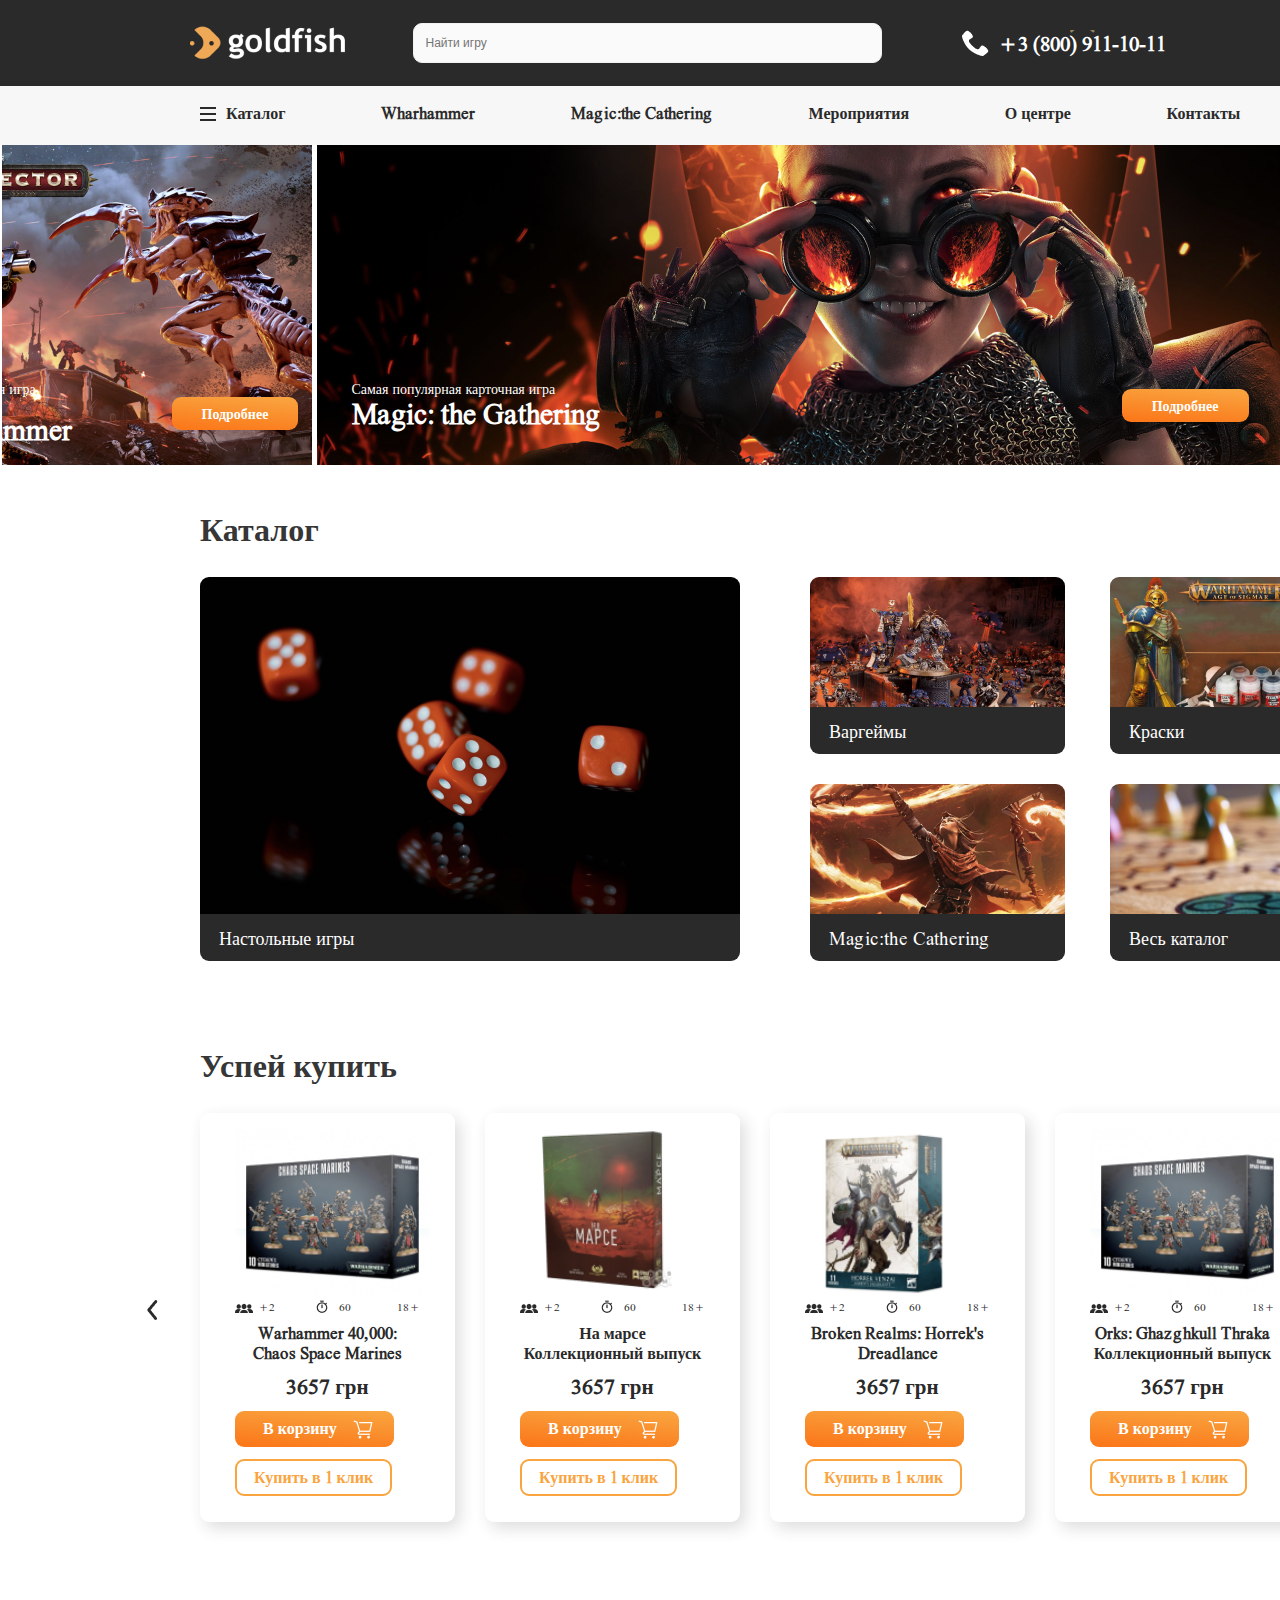
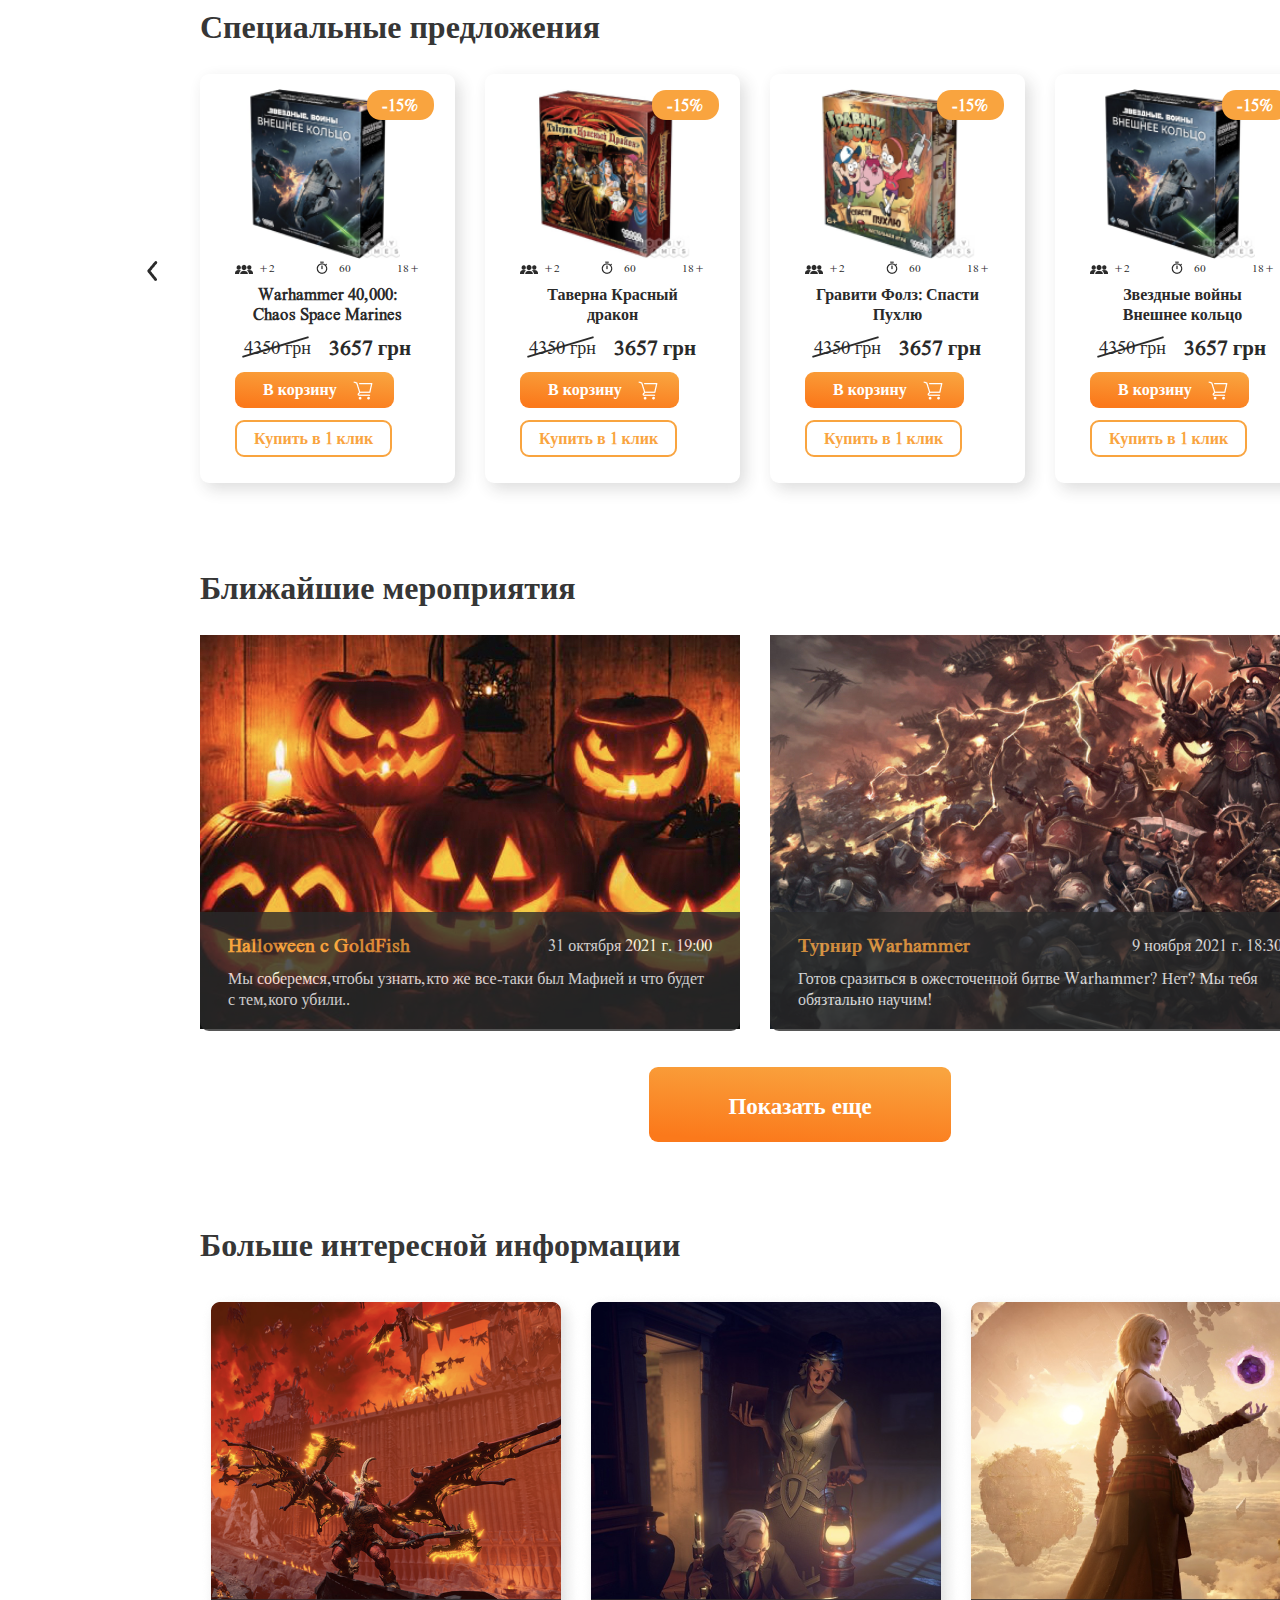
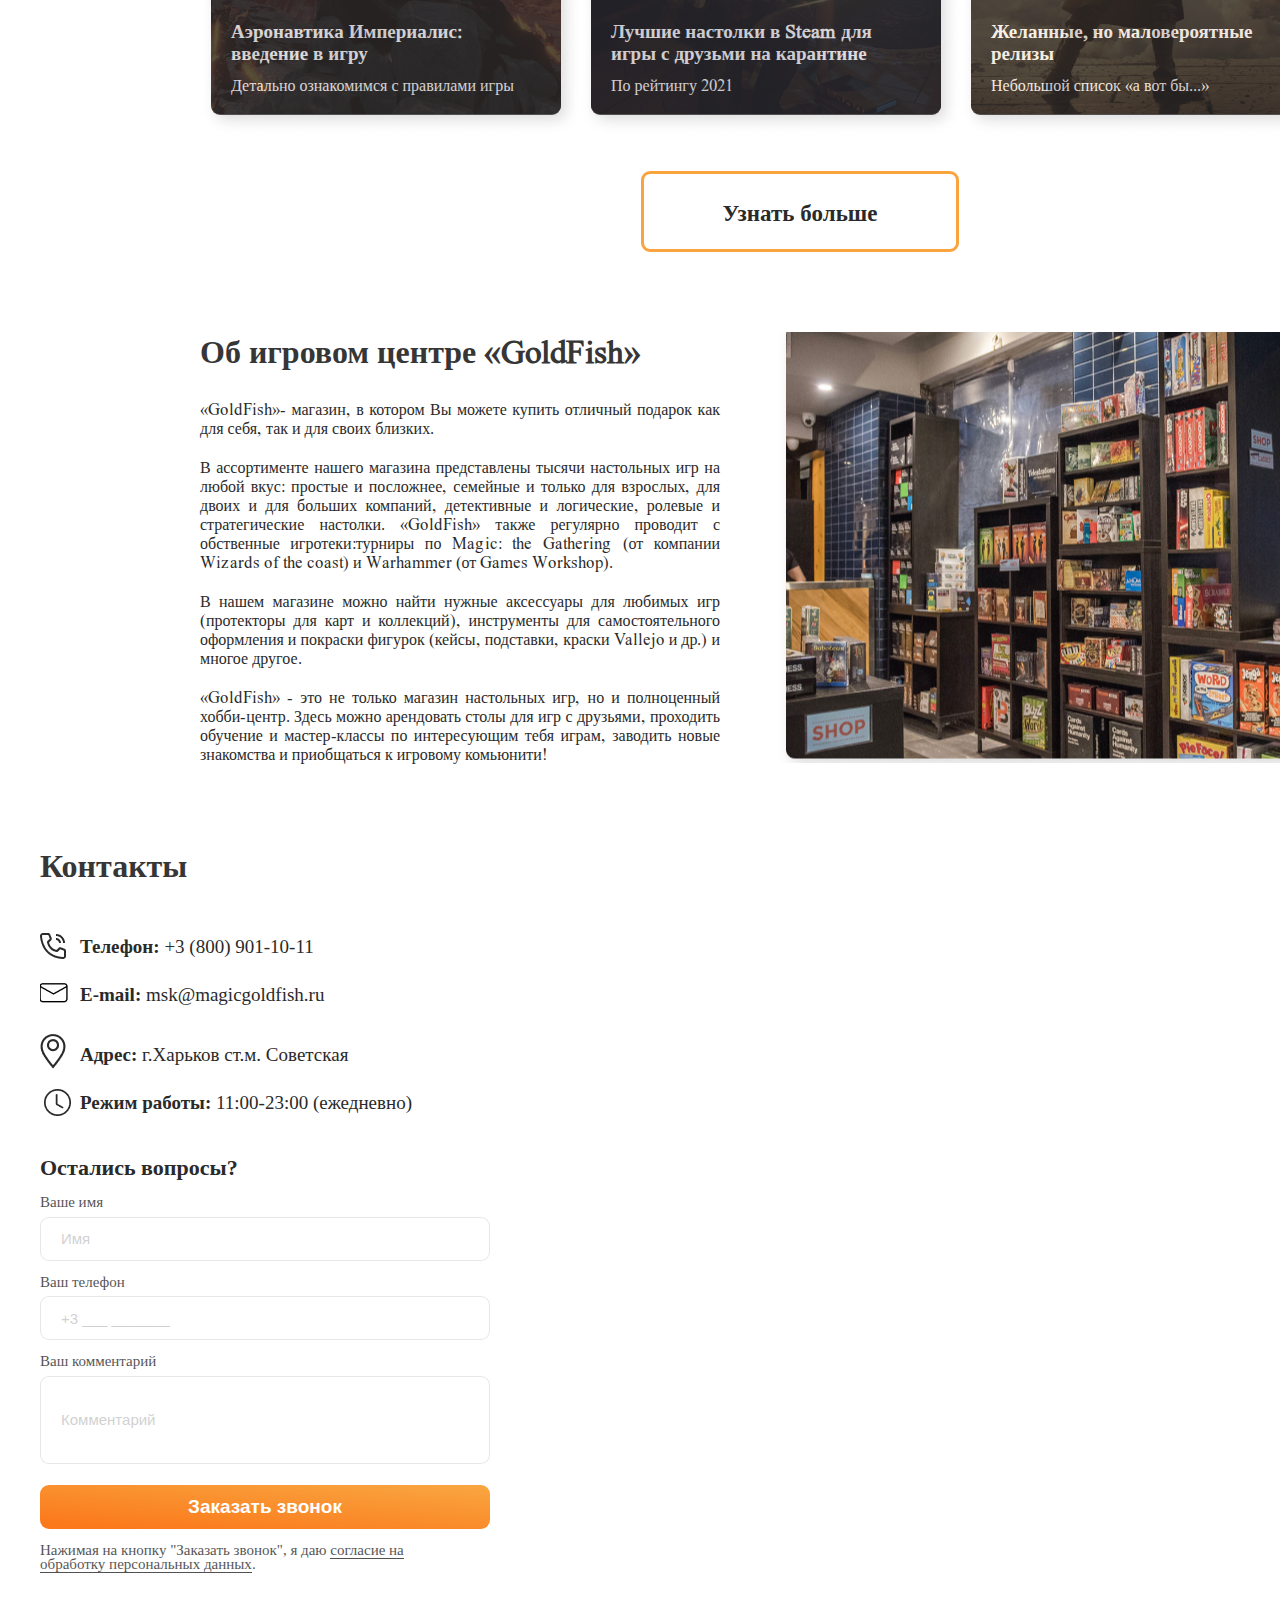
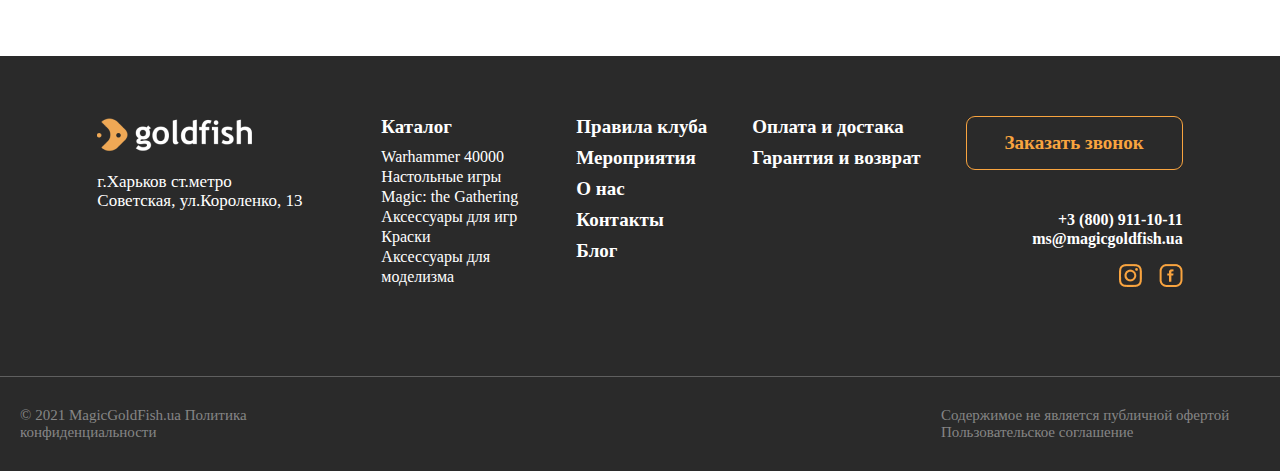
<file: index.html>
<!DOCTYPE html>
<html lang="en">
<head>
    <meta charset="UTF-8">
    <meta http-equiv="X-UA-Compatible" content="IE=edge">
    <meta name="viewport" content="width=device-width, initial-scale=1.0">
    <link rel="stylesheet" href="css/main.css">
    <link rel="preconnect" href="https://fonts.googleapis.com">
    <link rel="preconnect" href="https://fonts.gstatic.com" crossorigin>
    <link href="https://fonts.googleapis.com/css2?family=Nuosu+SIL&display=swap" rel="stylesheet">
    <title>Goldfish</title>
</head>
<body>
    <div class="wrapper">
        <header class="header">
            <div class="header_header">
                <div class="logo">
                    <a href="#" class="logo"><img src="img/logo.png" alt="logo"></a>
                </div>
                <form class="btn_glass" >
                    <input class="glass" type="text" name="find" placeholder="Найти игру">
                </form>
                <div class="tells">
                    <a href="#">+3 (800) 911-10-11</a>
                </div>
                <div class="home">
                    <a href="#" class="user"></a>
                    <a href="#" class="basket"></a>
                </div>
            </div>
            <div class="header_menu">
                <ul class="menu">
                    <li><a class="activ" href="page/main.html">Каталог</a></li>
                    <li><a href="#">Wharhammer</a></li>
                    <li><a href="#">Magic:the Cathering</a></li>
                    <li><a href="#">Мероприятия</a></li>
                    <li><a href="#">О центре</a></li>
                    <li><a href="#">Контакты</a></li>
                    <ul class="internet">
                        <li><a class="inst" href="#"></a></li>
                        <li><a class="fb" href="#"></a></li>
                    </ul>
                </ul>
            </div>
            <div class="header_new">
                <div class="img_new">
                    <img src="img/game_fon.png" alt="">
                    <div class="moreOption">
                        <div class="title titleLeft">
                            <span>Настольная игра варгейм</span>
                            <h3>Warhmmer</h3>
                        </div>
                        <div class="btn_new">
                            <a href="#">Подробнее</a>
                        </div>
                    </div>
                </div>
                <div class="img_new">
                    <img src="img/game_centr.jpg" alt="">
                    <div class="moreOption">
                        <div class="title">
                            <span>Самая популярная карточная игра</span>
                            <h3>Magic: the Gathering</h3>
                        </div>
                        <div class="btn_new">
                            <a href="#">Подробнее</a>
                        </div>
                    </div>
                </div>
                <div class="img_new">
                    <img src="img/game_left.jpg" alt="">
                   <div class="moreOption">
                    <div class="title">
                        <span>Попробуй игры разных жанров</span>
                        <h3>Весь католог </h3>
                    </div>
                   </div>
                </div>
            </div>
        </header>
        <div class="content">
            <h2>Каталог</h2>
            <div class="catalog_content">
                <div class="game">
                    <img src="img/image1.jpg" alt="">
                    <a href="#">Настольные игры</a>
                </div>
                <div class="colecthin">
                    <div class="colecthin_img">
                        <img src="img/pasha-statkevich.jpg" alt="">
                        <a href="#">Варгеймы</a>
                    </div>
                    <div class="colecthin_img">
                        <img src="img/image2.jpg" alt="">
                        <a href="#">Краски</a>
                    </div>
                    <div class="colecthin_img">
                        <img src="img/image3.jpg" alt="">
                        <a href="#">Magic:the Cathering</a>
                    </div>
                    <div class="colecthin_img">
                        <img src="img/image4.jpg" alt="">
                        <a href="#">Весь каталог</a>
                    </div>
                </div>
            </div>
           <div class="conten_gallery">
                <h2>Успей купить</h2>
                <div class="gallary_item">
                    <div class="game_gall">
                        <img src="img/foto1.png" alt="">
                        <div class="itemAbout">
                            <div class="about">
                                <span>+2</span>
                                <span>60</span>
                                <span>18+</span>
                            </div>
                            <h4>Warhammer 40,000: Chaos Space Marines</h4>
                            <span class="price">3657 грн</span>
                            <div class="btn_im_cash">
                                <a class="by" href="#">В корзину</a>
                            </div> 
                            <div class="btn_now">
                                <a href="#">Купить в 1 клик</a>
                            </div>
                        </div>
                    </div>
                    <div class="game_gall">
                        <img src="img/foto2.png" alt="">
                        <div class="itemAbout">
                            <div class="about">
                                <span>+2</span>
                                <span>60</span>
                                <span>18+</span>
                            </div>
                            <h4>На марсе Коллекционный выпуск</h4>
                            <span class="price">3657 грн</span>
                            <div class="btn_im_cash">
                                <a class="by" href="#">В корзину</a>
                            </div>
                            <div class="btn_now">
                                <a  href="#">Купить в 1 клик</a>
                            </div>
                        </div>
                    </div>
                    <div class="game_gall">
                        <img src="img/foto3.png" alt="">
                        <div class="itemAbout">
                            <div class="about">
                                <span>+2</span>
                                <span>60</span>
                                <span>18+</span>
                            </div>
                            <h4>Broken Realms: Horrek's Dreadlance</h4>
                            <span class="price">3657 грн</span>
                            <div class="btn_im_cash">
                                <a class="by" href="#">В корзину</a>
                            </div>
                            <div class="btn_now">
                                <a  href="#">Купить в 1 клик</a>
                            </div>
                        </div>
                    </div>
                    <div class="game_gall">
                        <img src="img/foto1.png" alt="">
                        <div class="itemAbout">
                            <div class="about">
                                <span>+2</span>
                                <span>60</span>
                                <span>18+</span>
                            </div>
                            <h4>Orks: Ghazghkull Thraka Коллекционный выпуск</h4>
                            <span class="price">3657 грн</span>
                            <div class="btn_im_cash">
                                <a class="by" href="#">В корзину</a>
                            </div>
                            <div class="btn_now">
                                <a  href="#">Купить в 1 клик</a>
                            </div>
                        </div>
                    </div>
                </div>
            </div>
            <div class="content_sale">
                <h2>Специальные предложения</h2>
                <div class="gallery_item ">
                    <div class="games game_gall">
                        <img src="img/foto5.png" alt="">
                        <div class="itemAbout">
                            <div class="about">
                                <span>+2</span>
                                <span>60</span>
                                <span>18+</span>
                            </div>
                            <h4>Warhammer 40,000: Chaos Space Marines</h4>
                            <div class="box_price">
                                <span class="old_prise">4350 грн</span>
                                <span class=" new_prise price">3657 грн</span>
                            </div>
                            <div class="btn_im_cash">
                                <a class="by" href="#">В корзину</a>
                            </div>
                            <div class="btn_now">
                                <a href="#">Купить в 1 клик</a>
                            </div>
                        </div>
                    </div>
                        <div class="games game_gall">
                            <img src="img/foto4.png" alt="">
                            <div class="itemAbout">
                                <div class="about">
                                    <span>+2</span>
                                    <span>60</span>
                                    <span>18+</span>
                                </div>
                                <h4>Таверна Красный дракон</h4>
                                <div class="box_price">
                                    <span class="old_prise">4350 грн</span>
                                    <span class="new_prise price">3657 грн</span>
                                </div>
                                <div class="btn_im_cash">
                                    <a class="by" href="#">В корзину</a>
                                </div>
                                <div class="btn_now">
                                    <a  href="#">Купить в 1 клик</a>
                                </div>
                            </div>
                        </div>
                        <div class="games game_gall">
                            <img src="img/foto6.png" alt="">
                            <div class="itemAbout">
                                <div class="about">
                                    <span>+2</span>
                                    <span>60</span>
                                    <span>18+</span>
                                </div>
                                <h4>Гравити Фолз: Спасти Пухлю</h4>
                                <div class="box_price">
                                    <span class="old_prise">4350 грн</span>
                                    <span class="new_prise price">3657 грн</span>
                                </div>
                                <div class="btn_im_cash">
                                    <a class="by" href="#">В корзину</a>
                                </div>
                                <div class="btn_now">
                                    <a  href="#">Купить в 1 клик</a>
                                </div>
                            </div>
                        </div>
                            <div class="games game_gall">
                                <img src="img/foto5.png" alt="">
                                <div class="itemAbout">
                                    <div class="about">
                                        <span>+2</span>
                                        <span>60</span>
                                        <span>18+</span>
                                    </div>
                                    <h4>Звездные войны Внешнее кольцо</h4>
                                    <div class="box_price">
                                        <span class="old_prise">4350 грн</span>
                                        <span class="new_prise price">3657 грн</span>
                                    </div>
                                    <div class="btn_im_cash">
                                        <a class="by" href="#">В корзину</a>
                                    </div>
                                    <div class="btn_now">
                                        <a  href="#">Купить в 1 клик</a>
                                    </div>
                                </div>
                            </div>
                        </div>
                </div>
            </div>
            <div class="content_new">
                <h2>Ближайшие мероприятия</h2>
                <div class="content_newSecthion">
                    <div class="new">
                        <img src="img/helloween.jpg" alt="">
                        <div class="newInfo">
                            <h5>Halloween c GoldFish</h5>
                            <span class="date">31 октября 2021 г. 19:00</span>
                            <p>Мы соберемся,чтобы узнать,кто же все-таки был Мафией и что будет с тем,кого убили..</p>
                        </div>
                    </div>
                    <div class="new">
                        <img src="img/game.jpg" alt="">
                        <div class="newInfo">
                            <h5>Турнир Warhammer</h5>
                            <span class="date">9 ноября 2021 г. 18:30</span>
                            <p>Готов сразиться в ожесточенной битве Warhammer? Нет? Мы тебя обязтально научим!</p>
                        </div>
                    </div>
                </div>
                <div class="btn_more">
                    <a href="#" class="more">Показать еще</a>
                </div>
            </div>
            <div class="content_info">
                <h2>Больше интересной информации</h2>
                <div class="content_info_game">
                    <div class="info_game">
                        <img src="img/Mask Group.png" alt="">
                        <div class="info_gameAboute">
                            <h5>Аэронавтика Империалис: 
                                введение в игру</h5>
                            <span class="info">Детально ознакомимся с правилами игры </span>
                        </div>
                    </div>
                    <div class="info_game">
                        <img src="img/Mask Group1.png" alt="">
                        <div class="info_gameAboute">
                            <h5>Лучшие настолки в Steam для 
                                игры с друзьми на карантине</h5>
                            <span class="info">По рейтингу 2021</span>
                        </div>
                    </div>
                    <div class="info_game">
                        <img src="img/Mask Group2.png" alt="">
                        <div class="info_gameAboute">
                            <h5>Желанные, но маловероятные 
                                релизы </h5>
                            <span class="info">Небольшой список «а вот бы...» </span>
                        </div>
                    </div>
                </div>
                <div class="btn_info btn_more" >
                    <a href="#" class="info_more more">Узнать больше</a>
                </div>
            </div>
            <div class="goldFish">
                <div class="goldFishContent">
                    <h2>Об игровом центре «GoldFish»  </h2>
                    <p>«GoldFish»- магазин, в котором Вы можете купить отличный подарок как для себя, так и для своих близких.</p>
                    <p>В ассортименте нашего магазина представлены тысячи настольных игр на любой вкус: простые и посложнее, семейные и только для взрослых, для двоих и для больших компаний, детективные и логические, ролевые и стратегические настолки. «GoldFish» также регулярно проводит с обственные игротеки:турниры по Magic: the Gathering (от компании Wizards of the coast) и Warhammer (от Games Workshop).</p>
                    <p>В нашем магазине можно найти нужные аксессуары для любимых игр (протекторы для карт и коллекций), инструменты для самостоятельного оформления и покраски фигурок (кейсы, подставки, краски Vallejo и др.) и многое другое.</p>
                    <p>«GoldFish» - это не только магазин настольных игр, но и полноценный хобби-центр. Здесь можно арендовать столы для игр с друзьями, проходить обучение и мастер-классы по интересующим тебя играм, заводить новые знакомства и приобщаться к игровому комьюнити!</p>
                </div>
            </div>
        </div>
        <div class="content_contact">
            <div class="content_contac_info">
                <h2>Контакты</h2>
                <ul class="contact_info_menu">
                    <li><a class="tell info_contact" href="#"><span>Телефон:</span> +3 (800) 901-10-11</a></li>
                    <li><a  class="email info_contact" href="#"><span>E-mail:</span> msk@magicgoldfish.ru</a></li>
                    <li><a class="adres info_contact" href="#"><span>Адрес:</span> г.Харьков ст.м. Советская</a></li>
                    <li><a class="time info_contact" href="#" ><span>Режим работы:</span> 11:00-23:00 (ежедневно)</a></li>
                </ul>
                <span class="question">Остались вопросы?</span>
                <form action="#" class="blank">
                    <p class="name_blank">Ваше имя</p>
                    <input type="text" name="name" placeholder="Имя" required>
                    <p class="name_blank">Ваш телефон</p>
                    <input type="tel" name="phone" placeholder="+3 ___ _______" required>
                    <p class="name_blank">Ваш комментарий</p>
                    <input class="text_input" name="text" type="text" placeholder="Комментарий" required>
                    <button class="tabs" type="submit">Заказать звонок</button>
                </form>
                <p>Нажимая на кнопку "Заказать звонок", я даю <a href="#">согласие на обработку персональных данных</a>.</p>
            </div>
            <div class="map">
                <iframe src="https://www.google.com/maps/embed?pb=!1m18!1m12!1m3!1d2565.0802076316254!2d36.23644991719668!3d49.991105681140866!2m3!1f0!2f0!3f0!3m2!1i1024!2i768!4f13.1!3m3!1m2!1s0x4127a0f21f398e03%3A0x20b67ea5f2fa871c!2z0LLRg9C70LjRhtGPINCa0L7RgNC-0LvQtdC90LrQsCwgMTMsINCl0LDRgNC60ZbQsiwg0KXQsNGA0LrRltCy0YHRjNC60LAg0L7QsdC70LDRgdGC0YwsINCj0LrRgNCw0LjQvdCwLCA2MTAwMA!5e0!3m2!1sru!2snl!4v1655289836922!5m2!1sru!2snl" width="600" height="450" style="border:0;" allowfullscreen="" loading="lazy" referrerpolicy="no-referrer-when-downgrade"></iframe>
            </div>
        </div>
        <div class="footer">
            <div class="footer_logo">
                <a href="#"><img src="img/logo.png" alt="logo"></a>
                <span class="footer_adres">г.Харьков ст.метро Советская, ул.Короленко, 13</span>
            </div>
            <div class="footer_menu">
                <div class="catalog_footer">
                    <ul>
                        <li><a class="icon_footer" href="#">Каталог</a></li>
                        <li><a class="par" href="#"> Warhammer 40000</a></li>
                        <li><a class="par" href="#">Настольные игры Magic: the Gathering</a></li>
                        <li><a class="par" href="#">Аксессуары для игр Краски</a></li>
                        <li><a class="par" href="#">Аксессуары для моделизма</a></li>
                    </ul>
                </div>
                <div class="info_footer">
                    <ul>
                        <li><a class="icon_footer" href="#">Правила клуба</a></li>
                        <li><a class="icon_footer" href="#">Мероприятия</a></li>
                        <li><a class="icon_footer" href="#">О нас</a></li>
                        <li><a class="icon_footer" href="#">Контакты</a></li>
                        <li><a class="icon_footer" href="#">Блог</a></li>
                    </ul>
                </div>
                <div class="fromBy_footer">
                    <ul>
                        <li><a class="icon_footer" href="#">Оплата и достака</a></li>
                        <li><a class="icon_footer" href="#">Гарантия и возврат</a></li>
                    </ul>
                </div>
                <div class="footer_bаeedback">
                    <div class="btn_cell">
                        <a href="#" class="cell_me">Заказать звонок</a>
                    </div>
                    <a href="#" class="tel">+3 (800) 911-10-11</a>
                    <a href="#" class="emaile_back">ms@magicgoldfish.ua</a>
                    <ul class="internet site">
                        <li><a class="inst" href="#"></a></li>
                        <li><a class="fb" href="#"></a></li>
                    </ul>
                </div>
            </div>
        </div>
        <footer>
            <p>© 2021 MagicGoldFish.ua Политика конфиденциальности</p>
            <p>Содержимое не является публичной офертой Пользовательское соглашение</p>
        </footer>
    </div>
</body>
</html>
</file>
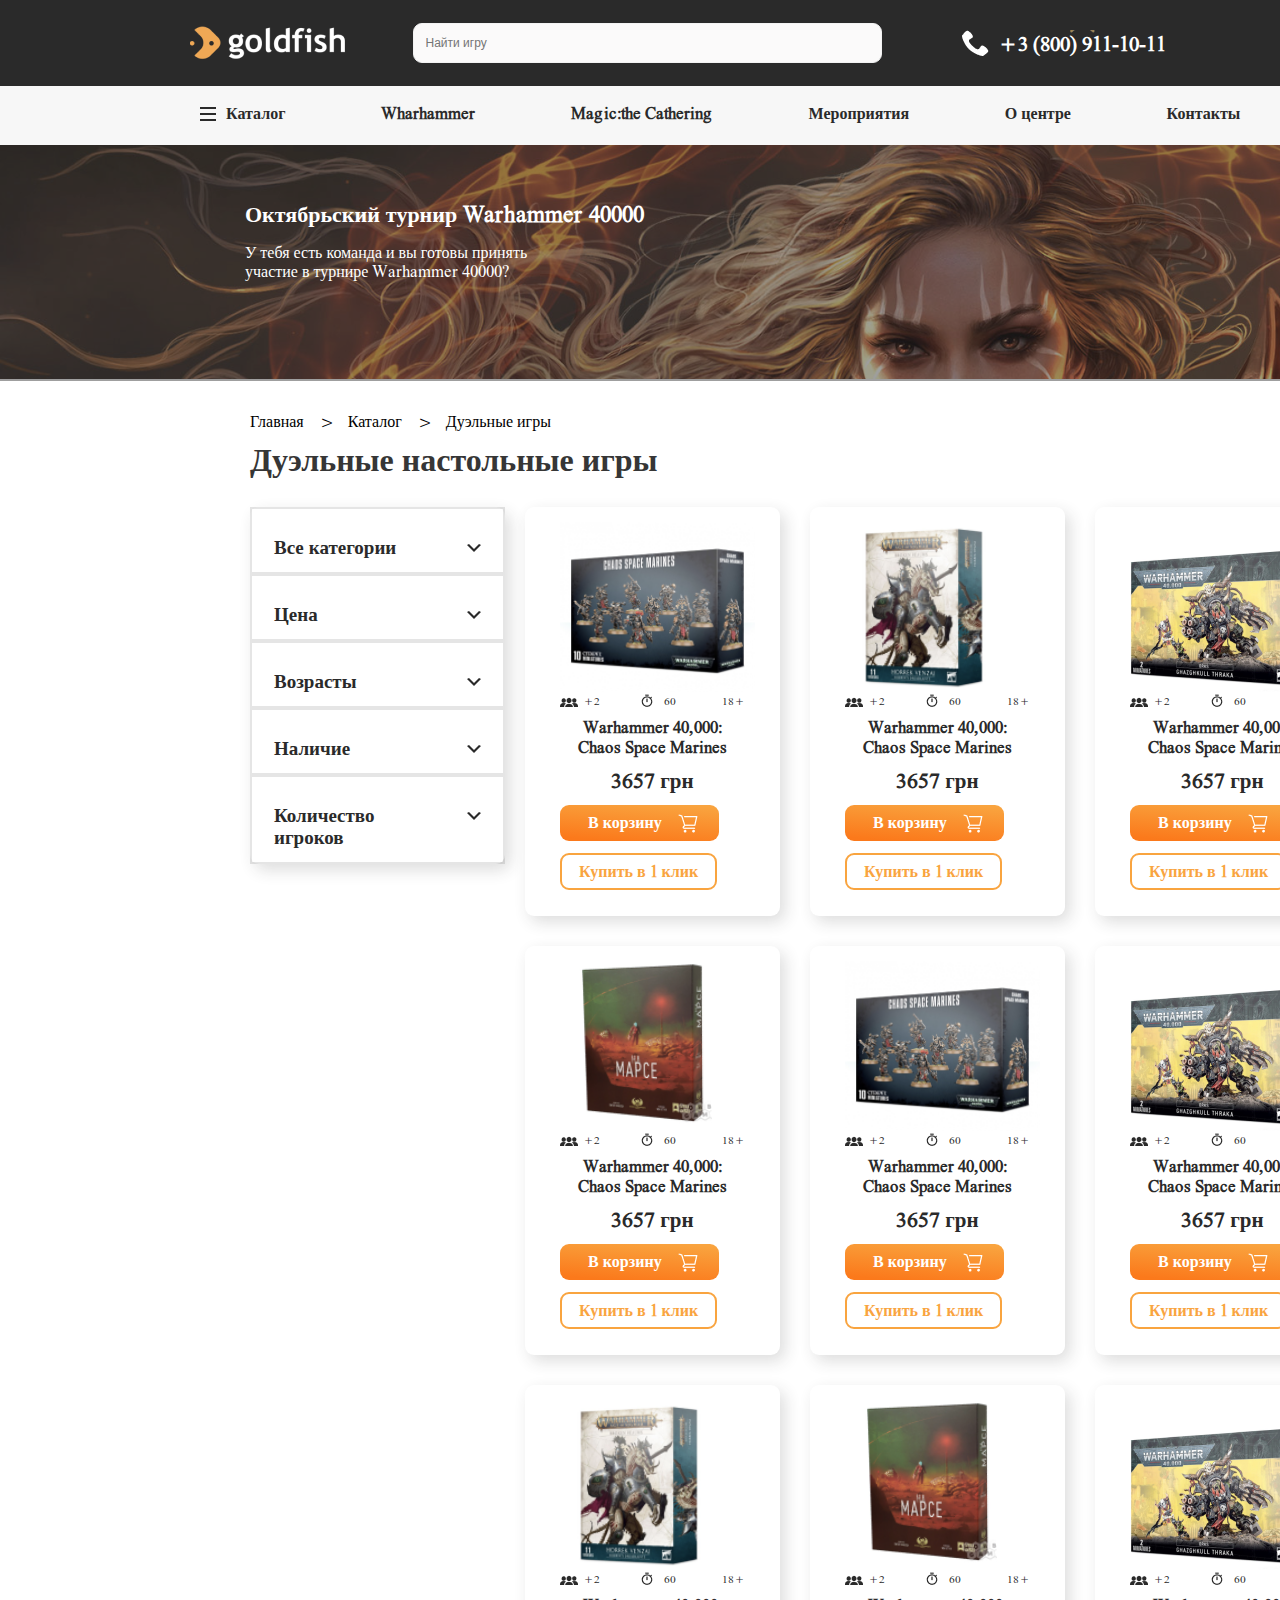
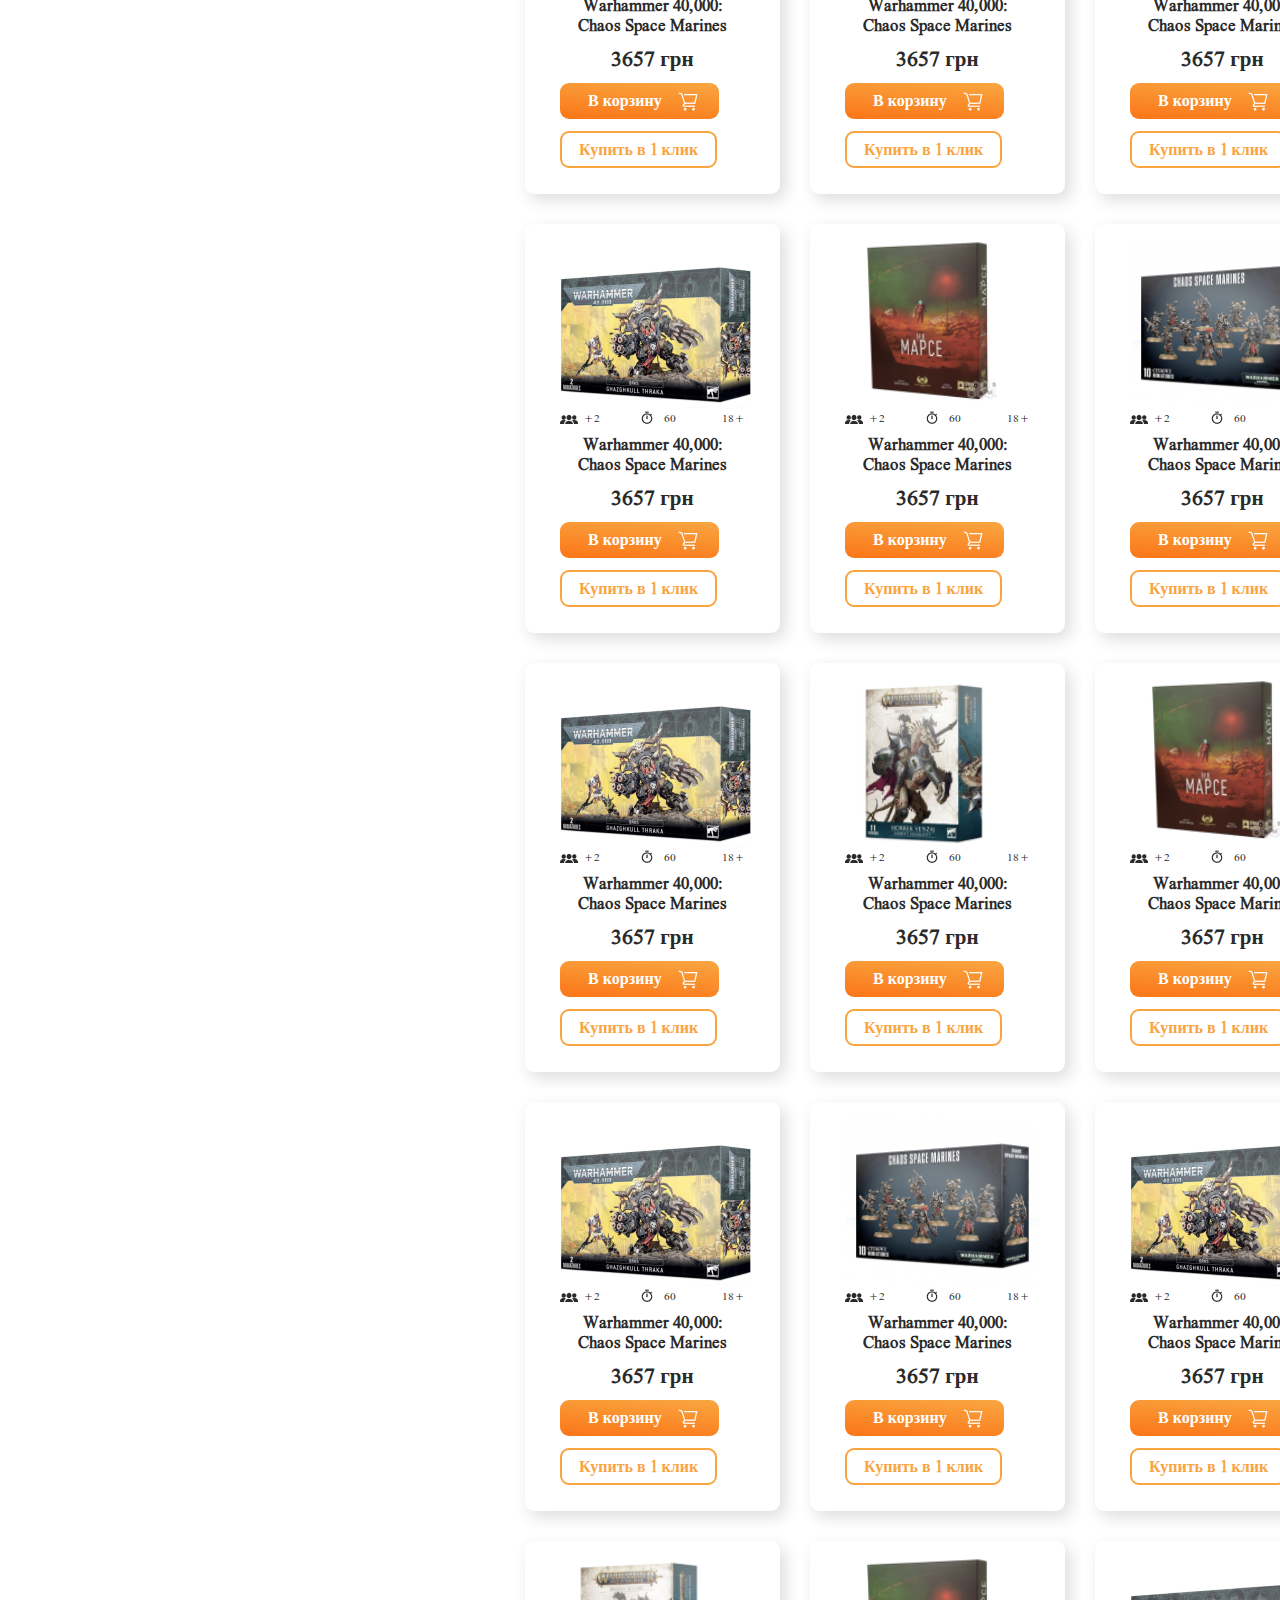
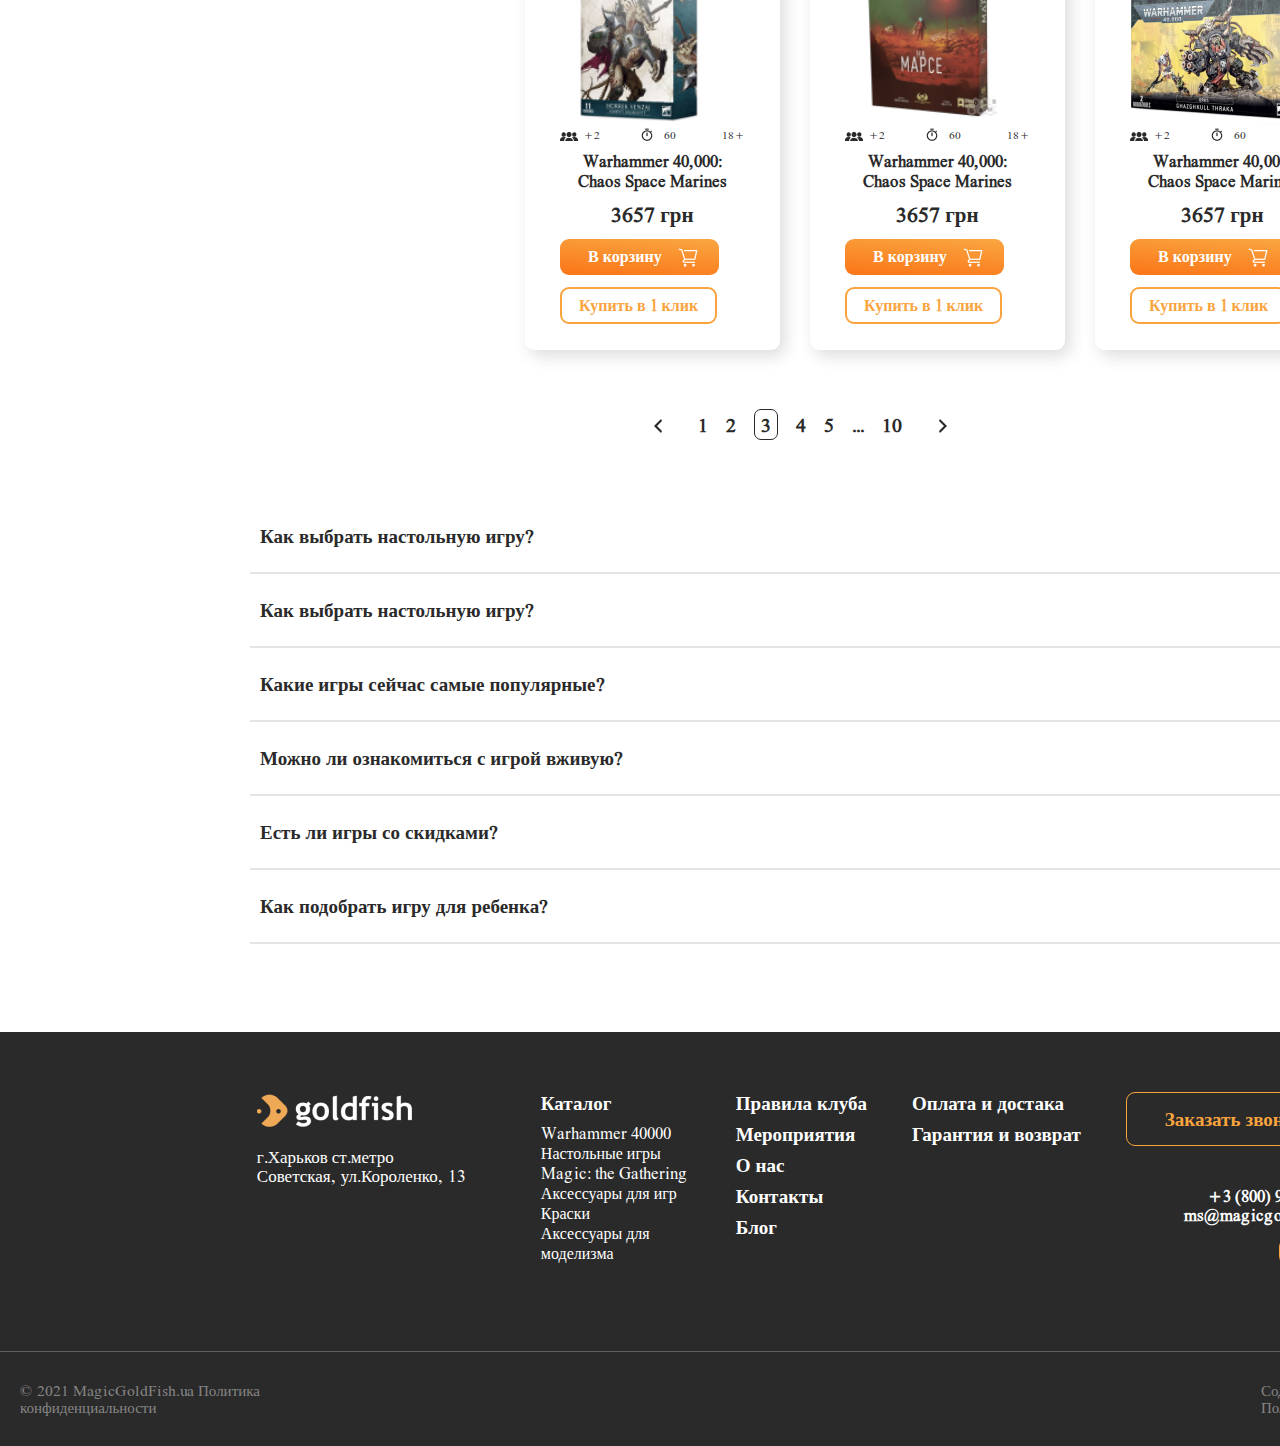
<file: page/main.html>
<!DOCTYPE html>
<html lang="en">
<head>
    <meta charset="UTF-8">
    <meta http-equiv="X-UA-Compatible" content="IE=edge">
    <meta name="viewport" content="width=device-width, initial-scale=1.0">
    <link rel="stylesheet" href="../css/main.css">
    <link rel="preconnect" href="https://fonts.googleapis.com">
    <link rel="preconnect" href="https://fonts.gstatic.com" crossorigin>
    <link href="https://fonts.googleapis.com/css2?family=Nuosu+SIL&display=swap" rel="stylesheet">
    <link rel="shortcut icon" href="href="logoo.png">
    <title>Каталог</title>
</head>
<body>
    <div class="wrapper">
        <header class="header">
            <div class="header_header">
                <div class="logo">
                    <a href="#" class="logo"><img src="../img/logo.png" alt="logo"></a>
                </div>
                <form class="btn_glass" >
                    <input class="glass" type="text" name="find" placeholder="Найти игру">
                </form>
                <div class="tells">
                    <a href="#">+3 (800) 911-10-11</a>
                </div>
                <div class="home">
                    <a href="#" class="user"></a>
                    <a href="#" class="basket"></a>
                </div>
            </div>
            <div class="header_menu">
                <ul class="menu">
                    <li><a class="activ" href="#">Каталог</a></li>
                    <li><a href="#">Wharhammer</a></li>
                    <li><a href="#">Magic:the Cathering</a></li>
                    <li><a href="#">Мероприятия</a></li>
                    <li><a href="#">О центре</a></li>
                    <li><a href="#">Контакты</a></li>
                    <ul class="internet">
                        <li><a class="inst" href="#"></a></li>
                        <li><a class="fb" href="#"></a></li>
                    </ul>
                </ul>
            </div>
        </header>
        <div id="captioned-gallery">
            <div class="carusel">
                <img src="" alt="game fon">
                <div class="carusel_text">
                    <h3 class="carusel_mane">Октябрьский турнир Warhammer 40000</h3>
                    <p class="carusel_about">У тебя есть команда и вы готовы принять 
                        участие в турнире Warhammer 40000?  </p>
                </div>
            </div>
        </div>
        <div class="content_naw">
            <div class="nawigator">
                <ul class="nawigatorMenu">
                    <li><a href="#"> Главная <span>&gt;</span></a></li>
                    <li><a href="#"> Каталог <span>&gt;</span></a></li>
                    <li><a class="nawigatorMenu_activ" href="#"> Дуэльные игры</a></li>
                </ul>
                <h2>Дуэльные настольные игры</h2>
            </div>
            <div class="content_page">
                <div class="left_siteBar">
                    <div class="menu_siteBar">
                        <div class="menu_list"><a class=" menu_sub" href="#" >Все категории</a>
                            <ul id="category">
                                <li class="subCategory"  >
                                    <li class="menu_list_item"><a class="menu_punct active"  href="#">Настольные игры</a>
                                    <ul class="desktop_item">
                                        <li><a href="#"> Вечериночные игры </a></li>
                                        <li><a href="#"> Детективные игры </a></li>
                                        <li><a href="#"> Детские игры </a></li>
                                        <li><a href="#"> Дуэльные игры </a></li>
                                        <li><a href="#"> Карточные игры </a></li>
                                        <li><a href="#"> Классические игры </a></li>
                                        <li><a href="#"> Наборы игр </a></li>
                                        <li><a href="#"> Приключенческие игры </a></li>
                                        <li><a href="#"> Семейные игры </a></li>
                                        <li><a href="#"> Стратегические игры </a></li>
                                        <li><a href="#"> Хардкорные игры </a></li>
                                        <li><a href="#"> Экономические игры </a></li>
                                    </ul></li>
                                    <li><a class="menu_punct" href="#">Warhammer 40000 </a></li>
                                    <li><a class="menu_punct"  href="#">Magic: the Gathering</a></li>
                                    <li><a class="menu_punct"  href="#">Аксессуры для игр</a></li>
                                    <li><a class="menu_punct"  href="#">Краски</a></li>
                                    <li><a class="menu_punct"  href="#">Товары для детей</a></li>
                                    <li><a class="menu_punct"  href="#">Аксессуары для моделизма</a></li>
                                </li>
                            </ul>
                        </div>
                       <div class="price_page"><a  class="menu_sub" href="#">Цена</a>
                            <div class="price_sub">
                                <form action="#" class="start_end">
                                    <span>От</span>
                                    <input class="check_price" type="text" placeholder="0" required>
                                    <span>До</span>
                                    <input class="check_price" type="text" placeholder="22780" required>
                                </form>
                                <div class="liene_strong">
                                    <p class="liane"></p>
                                </div>
                                <div class="price_sub_item">
                                    <input class="check" type="checkbox" name="sale" value="yes"><p>Только со скидкой</p>
                                </div>
                            </div>
                        </div>
                       <div class="age "><a class="menu_sub" href="#">Возрасты</a>
                            <div class="ages">
                                 <input class="check" type="checkbox" name="sale" value="yes"><p>3-5 лет</p>
                            </div>
                            <div class="ages">
                                <input class="check" type="checkbox" name="sale" value="yes"><p>6-7 лет</p>
                            </div>
                            <div class="ages">
                                <input class="check" type="checkbox" name="sale" value="yes"><p>8-12 лет</p>
                            </div>
                            <div class="ages">
                                <input class="check" type="checkbox" name="sale" value="yes"><p>13-15 лет</p>
                            </div>
                            <div class="ages">
                                <input class="check" type="checkbox" name="sale" value="yes"><p>16-17 лет</p>
                            </div>
                            <div class="ages">
                                <input class="check" type="checkbox" name="sale" value="yes"><p>более 18 лет</p>
                            </div>
                        </div>
                       <div class="age "><a class="menu_sub" href="#">Наличие</a>
                            <div class="ages">
                                 <input class="check" type="checkbox" name="sale" value="yes"><p>в наличии</p>
                            </div>
                             <div class="ages">
                                <input class="check" type="checkbox" name="sale" value="yes"><p>под заказ</p>
                            </div>
                             <div class="ages">
                                 <input class="check" type="checkbox" name="sale" value="yes"><p>нет в наличии</p>
                            </div>
                        </div>
                       <div class=" delet">
                        <a href="#" class="menu_sub">Количество игроков</a>
                        <div class="person_delet">
                            <div class="liene_strong ls">
                                <p class="liane"></p>
                            </div>
                            <div class="liene_strong_num ls">
                                <p>Любое</p>
                                <p>1</p>
                                <p>2</p>
                                <p>3</p>
                                <p>4</p>
                                <p>5</p>
                                <p>6</p>
                                <p>Больше</p>
                            </div>
                            <a class="btn_filtr" href="#">Сбросить фильтр</a></div>
                        </div>
                        </div>
                </div>
                <div class="content_gall gallary_item">
                    <div class="game_gall">
                        <img src="../img/game1.png" alt="game">
                        <div class="itemAbout">
                            <div class="about">
                                <span>+2</span>
                                <span>60</span>
                                <span>18+</span>
                            </div>
                            <h4>Warhammer 40,000: Chaos Space Marines</h4>
                            <span class="price">3657 грн</span>
                            <div class="btn_im_cash">
                                <a class="by" href="#">В корзину</a>
                            </div> 
                            <div class="btn_now">
                                <a href="#">Купить в 1 клик</a>
                            </div>
                        </div>
                    </div>
                    <div class="game_gall">
                        <img src="../img/game2.png" alt="game">
                        <div class="itemAbout">
                            <div class="about">
                                <span>+2</span>
                                <span>60</span>
                                <span>18+</span>
                            </div>
                            <h4>Warhammer 40,000: Chaos Space Marines</h4>
                            <span class="price">3657 грн</span>
                            <div class="btn_im_cash">
                                <a class="by" href="#">В корзину</a>
                            </div> 
                            <div class="btn_now">
                                <a href="#">Купить в 1 клик</a>
                            </div>
                        </div>
                    </div>
                    <div class="game_gall">
                        <img src="../img/game3.png" alt="game">
                        <div class="itemAbout">
                            <div class="about">
                                <span>+2</span>
                                <span>60</span>
                                <span>18+</span>
                            </div>
                            <h4>Warhammer 40,000: Chaos Space Marines</h4>
                            <span class="price">3657 грн</span>
                            <div class="btn_im_cash">
                                <a class="by" href="#">В корзину</a>
                            </div> 
                            <div class="btn_now">
                                <a href="#">Купить в 1 клик</a>
                            </div>
                        </div>
                    </div>
                    <div class="game_gall">
                        <img src="../img/game4.png" alt="game">
                        <div class="itemAbout">
                            <div class="about">
                                <span>+2</span>
                                <span>60</span>
                                <span>18+</span>
                            </div>
                            <h4>Warhammer 40,000: Chaos Space Marines</h4>
                            <span class="price">3657 грн</span>
                            <div class="btn_im_cash">
                                <a class="by" href="#">В корзину</a>
                            </div> 
                            <div class="btn_now">
                                <a href="#">Купить в 1 клик</a>
                            </div>
                        </div>
                    </div>
                    <div class="game_gall">
                        <img src="../img/game1.png" alt="game">
                        <div class="itemAbout">
                            <div class="about">
                                <span>+2</span>
                                <span>60</span>
                                <span>18+</span>
                            </div>
                            <h4>Warhammer 40,000: Chaos Space Marines</h4>
                            <span class="price">3657 грн</span>
                            <div class="btn_im_cash">
                                <a class="by" href="#">В корзину</a>
                            </div> 
                            <div class="btn_now">
                                <a href="#">Купить в 1 клик</a>
                            </div>
                        </div>
                    </div>
                    <div class="game_gall">
                        <img src="../img/game3.png" alt="game">
                        <div class="itemAbout">
                            <div class="about">
                                <span>+2</span>
                                <span>60</span>
                                <span>18+</span>
                            </div>
                            <h4>Warhammer 40,000: Chaos Space Marines</h4>
                            <span class="price">3657 грн</span>
                            <div class="btn_im_cash">
                                <a class="by" href="#">В корзину</a>
                            </div> 
                            <div class="btn_now">
                                <a href="#">Купить в 1 клик</a>
                            </div>
                        </div>
                    </div>
                    <div class="game_gall">
                        <img src="../img/game2.png" alt="game">
                        <div class="itemAbout">
                            <div class="about">
                                <span>+2</span>
                                <span>60</span>
                                <span>18+</span>
                            </div>
                            <h4>Warhammer 40,000: Chaos Space Marines</h4>
                            <span class="price">3657 грн</span>
                            <div class="btn_im_cash">
                                <a class="by" href="#">В корзину</a>
                            </div> 
                            <div class="btn_now">
                                <a href="#">Купить в 1 клик</a>
                            </div>
                        </div>
                    </div>
                    <div class="game_gall">
                        <img src="../img/game4.png" alt="game">
                        <div class="itemAbout">
                            <div class="about">
                                <span>+2</span>
                                <span>60</span>
                                <span>18+</span>
                            </div>
                            <h4>Warhammer 40,000: Chaos Space Marines</h4>
                            <span class="price">3657 грн</span>
                            <div class="btn_im_cash">
                                <a class="by" href="#">В корзину</a>
                            </div> 
                            <div class="btn_now">
                                <a href="#">Купить в 1 клик</a>
                            </div>
                        </div>
                    </div>
                    <div class="game_gall">
                        <img src="../img/game3.png" alt="game">
                        <div class="itemAbout">
                            <div class="about">
                                <span>+2</span>
                                <span>60</span>
                                <span>18+</span>
                            </div>
                            <h4>Warhammer 40,000: Chaos Space Marines</h4>
                            <span class="price">3657 грн</span>
                            <div class="btn_im_cash">
                                <a class="by" href="#">В корзину</a>
                            </div> 
                            <div class="btn_now">
                                <a href="#">Купить в 1 клик</a>
                            </div>
                        </div>
                    </div>
                    <div class="game_gall">
                        <img src="../img/game3.png" alt="game">
                        <div class="itemAbout">
                            <div class="about">
                                <span>+2</span>
                                <span>60</span>
                                <span>18+</span>
                            </div>
                            <h4>Warhammer 40,000: Chaos Space Marines</h4>
                            <span class="price">3657 грн</span>
                            <div class="btn_im_cash">
                                <a class="by" href="#">В корзину</a>
                            </div> 
                            <div class="btn_now">
                                <a href="#">Купить в 1 клик</a>
                            </div>
                        </div>
                    </div>
                    <div class="game_gall">
                        <img src="../img/game4.png" alt="game">
                        <div class="itemAbout">
                            <div class="about">
                                <span>+2</span>
                                <span>60</span>
                                <span>18+</span>
                            </div>
                            <h4>Warhammer 40,000: Chaos Space Marines</h4>
                            <span class="price">3657 грн</span>
                            <div class="btn_im_cash">
                                <a class="by" href="#">В корзину</a>
                            </div> 
                            <div class="btn_now">
                                <a href="#">Купить в 1 клик</a>
                            </div>
                        </div>
                    </div>
                    <div class="game_gall">
                        <img src="../img/game1.png" alt="game">
                        <div class="itemAbout">
                            <div class="about">
                                <span>+2</span>
                                <span>60</span>
                                <span>18+</span>
                            </div>
                            <h4>Warhammer 40,000: Chaos Space Marines</h4>
                            <span class="price">3657 грн</span>
                            <div class="btn_im_cash">
                                <a class="by" href="#">В корзину</a>
                            </div> 
                            <div class="btn_now">
                                <a href="#">Купить в 1 клик</a>
                            </div>
                        </div>
                    </div>
                    <div class="game_gall">
                        <img src="../img/game3.png" alt="game">
                        <div class="itemAbout">
                            <div class="about">
                                <span>+2</span>
                                <span>60</span>
                                <span>18+</span>
                            </div>
                            <h4>Warhammer 40,000: Chaos Space Marines</h4>
                            <span class="price">3657 грн</span>
                            <div class="btn_im_cash">
                                <a class="by" href="#">В корзину</a>
                            </div> 
                            <div class="btn_now">
                                <a href="#">Купить в 1 клик</a>
                            </div>
                        </div>
                    </div>
                    <div class="game_gall">
                        <img src="../img/game2.png" alt="game">
                        <div class="itemAbout">
                            <div class="about">
                                <span>+2</span>
                                <span>60</span>
                                <span>18+</span>
                            </div>
                            <h4>Warhammer 40,000: Chaos Space Marines</h4>
                            <span class="price">3657 грн</span>
                            <div class="btn_im_cash">
                                <a class="by" href="#">В корзину</a>
                            </div> 
                            <div class="btn_now">
                                <a href="#">Купить в 1 клик</a>
                            </div>
                        </div>
                    </div>
                    <div class="game_gall">
                        <img src="../img/game4.png" alt="game">
                        <div class="itemAbout">
                            <div class="about">
                                <span>+2</span>
                                <span>60</span>
                                <span>18+</span>
                            </div>
                            <h4>Warhammer 40,000: Chaos Space Marines</h4>
                            <span class="price">3657 грн</span>
                            <div class="btn_im_cash">
                                <a class="by" href="#">В корзину</a>
                            </div> 
                            <div class="btn_now">
                                <a href="#">Купить в 1 клик</a>
                            </div>
                        </div>
                    </div>
                    <div class="game_gall">
                        <img src="../img/game3.png" alt="game">
                        <div class="itemAbout">
                            <div class="about">
                                <span>+2</span>
                                <span>60</span>
                                <span>18+</span>
                            </div>
                            <h4>Warhammer 40,000: Chaos Space Marines</h4>
                            <span class="price">3657 грн</span>
                            <div class="btn_im_cash">
                                <a class="by" href="#">В корзину</a>
                            </div> 
                            <div class="btn_now">
                                <a href="#">Купить в 1 клик</a>
                            </div>
                        </div>
                    </div>
                    <div class="game_gall">
                        <img src="../img/game1.png" alt="game">
                        <div class="itemAbout">
                            <div class="about">
                                <span>+2</span>
                                <span>60</span>
                                <span>18+</span>
                            </div>
                            <h4>Warhammer 40,000: Chaos Space Marines</h4>
                            <span class="price">3657 грн</span>
                            <div class="btn_im_cash">
                                <a class="by" href="#">В корзину</a>
                            </div> 
                            <div class="btn_now">
                                <a href="#">Купить в 1 клик</a>
                            </div>
                        </div>
                    </div>
                    <div class="game_gall">
                        <img src="../img/game3.png" alt="game">
                        <div class="itemAbout">
                            <div class="about">
                                <span>+2</span>
                                <span>60</span>
                                <span>18+</span>
                            </div>
                            <h4>Warhammer 40,000: Chaos Space Marines</h4>
                            <span class="price">3657 грн</span>
                            <div class="btn_im_cash">
                                <a class="by" href="#">В корзину</a>
                            </div> 
                            <div class="btn_now">
                                <a href="#">Купить в 1 клик</a>
                            </div>
                        </div>
                    </div>
                    <div class="game_gall">
                        <img src="../img/game2.png" alt="game">
                        <div class="itemAbout">
                            <div class="about">
                                <span>+2</span>
                                <span>60</span>
                                <span>18+</span>
                            </div>
                            <h4>Warhammer 40,000: Chaos Space Marines</h4>
                            <span class="price">3657 грн</span>
                            <div class="btn_im_cash">
                                <a class="by" href="#">В корзину</a>
                            </div> 
                            <div class="btn_now">
                                <a href="#">Купить в 1 клик</a>
                            </div>
                        </div>
                    </div>
                    <div class="game_gall">
                        <img src="../img/game4.png" alt="game">
                        <div class="itemAbout">
                            <div class="about">
                                <span>+2</span>
                                <span>60</span>
                                <span>18+</span>
                            </div>
                            <h4>Warhammer 40,000: Chaos Space Marines</h4>
                            <span class="price">3657 грн</span>
                            <div class="btn_im_cash">
                                <a class="by" href="#">В корзину</a>
                            </div> 
                            <div class="btn_now">
                                <a href="#">Купить в 1 клик</a>
                            </div>
                        </div>
                    </div>
                    <div class="game_gall">
                        <img src="../img/game3.png" alt="game">
                        <div class="itemAbout">
                            <div class="about">
                                <span>+2</span>
                                <span>60</span>
                                <span>18+</span>
                            </div>
                            <h4>Warhammer 40,000: Chaos Space Marines</h4>
                            <span class="price">3657 грн</span>
                            <div class="btn_im_cash">
                                <a class="by" href="#">В корзину</a>
                            </div> 
                            <div class="btn_now">
                                <a href="#">Купить в 1 клик</a>
                            </div>
                        </div>
                    </div>
                </div>
            </div>
        </div>
        <div class="content_page_gallery">
            <ul class="page_gallery">
                <li><a href="#">1</a></li>
                <li><a href="#">2</a></li>
                <li><a class="activ_page" href="#">3</a></li>
                <li><a href="#">4</a></li>
                <li><a href="#">5</a></li>
                <li><a href="#">...</a></li>
                <li><a href="#">10</a></li>
            </ul>
        </div>
        <div class="ansver">
            <div class="quethen">
                <a class="h6" href="@box" onclick="openbox ('box'); return false">Как выбрать настольную игру?</a>
                <p class="ansv_text" id="box">В нашем магазине представлен огромный ассортимент игр на любой вкус, но конечно же есть бессмертная классика настольных игр. Если вы только начинаете свой игровой путь, то мы рекомендуем вам легендарную <span>"Монополию"</span> , знаменитую игры для вечеринок под названием <span>"Активити"</span> , самые распространенные в мире настольные стратегии <span>"Каркассон"</span>  и <span>"Колонизаторы"</span>, простую и веселую игру, от которой невозможно оторваться, <span>"Дженгу"</span> </p>
            </div>
            <div class="quethen">
                <a class="h6" href="@boxS" onclick="openbox ('boxS'); return false">Как выбрать настольную игру?</a>
                <p class="ansv_text" id="boxS">В нашем магазине представлен огромный ассортимент игр на любой вкус, но конечно же есть бессмертная классика настольных игр. Если вы только начинаете свой игровой путь, то мы рекомендуем вам легендарную <span>"Монополию"</span> , знаменитую игры для вечеринок под названием <span>"Активити"</span> , самые распространенные в мире настольные стратегии <span>"Каркассон"</span>  и <span>"Колонизаторы"</span>, простую и веселую игру, от которой невозможно оторваться, <span>"Дженгу"</span> </p>
            </div>
            <div class="quethen">
                <a class="h6" href="@box" onclick="openbox ('box'); return false">Какие игры сейчас самые популярные?</a>
                <p class="ansv_text" id="box">В нашем магазине представлен огромный ассортимент игр на любой вкус, но конечно же есть бессмертная классика настольных игр. Если вы только начинаете свой игровой путь, то мы рекомендуем вам легендарную <span>"Монополию"</span> , знаменитую игры для вечеринок под названием <span>"Активити"</span> , самые распространенные в мире настольные стратегии <span>"Каркассон"</span>  и <span>"Колонизаторы"</span>, простую и веселую игру, от которой невозможно оторваться, <span>"Дженгу"</span> </p>
            </div>
            <div class="quethen">
                <a class="h6" href="@box" onclick="openbox ('box'); return false">Можно ли ознакомиться с игрой вживую?</a>
                <p class="ansv_text" id="box">В нашем магазине представлен огромный ассортимент игр на любой вкус, но конечно же есть бессмертная классика настольных игр. Если вы только начинаете свой игровой путь, то мы рекомендуем вам легендарную <span>"Монополию"</span> , знаменитую игры для вечеринок под названием <span>"Активити"</span> , самые распространенные в мире настольные стратегии <span>"Каркассон"</span>  и <span>"Колонизаторы"</span>, простую и веселую игру, от которой невозможно оторваться, <span>"Дженгу"</span> </p>
            </div>
            <div class="quethen">
                <a class="h6" href="@box" onclick="openbox ('box'); return false">Есть ли игры со скидками?</a>
                <p class="ansv_text" id="box">В нашем магазине представлен огромный ассортимент игр на любой вкус, но конечно же есть бессмертная классика настольных игр. Если вы только начинаете свой игровой путь, то мы рекомендуем вам легендарную <span>"Монополию"</span> , знаменитую игры для вечеринок под названием <span>"Активити"</span> , самые распространенные в мире настольные стратегии <span>"Каркассон"</span>  и <span>"Колонизаторы"</span>, простую и веселую игру, от которой невозможно оторваться, <span>"Дженгу"</span> </p>
            </div>
            <div class="quethen">
                <a class="h6" href="@box" onclick="openbox ('box'); return false">Как подобрать игру для ребенка?</a>
                <p class="ansv_text" id="box">В нашем магазине представлен огромный ассортимент игр на любой вкус, но конечно же есть бессмертная классика настольных игр. Если вы только начинаете свой игровой путь, то мы рекомендуем вам легендарную <span>"Монополию"</span> , знаменитую игры для вечеринок под названием <span>"Активити"</span> , самые распространенные в мире настольные стратегии <span>"Каркассон"</span>  и <span>"Колонизаторы"</span>, простую и веселую игру, от которой невозможно оторваться, <span>"Дженгу"</span> </p>
            </div>
        </div>
        <div class="footer">
            <div class="footer_logo">
                <a href="#"><img src="../img/logo.png" alt="logo"></a>
                <span class="footer_adres">г.Харьков ст.метро Советская, ул.Короленко, 13</span>
            </div>
            <div class="footer_menu">
                <div class="catalog_footer">
                    <ul>
                        <li><a class="icon_footer" href="#">Каталог</a></li>
                        <li><a class="par" href="#"> Warhammer 40000</a></li>
                        <li><a class="par" href="#">Настольные игры Magic: the Gathering</a></li>
                        <li><a class="par" href="#">Аксессуары для игр Краски</a></li>
                        <li><a class="par" href="#">Аксессуары для моделизма</a></li>
                    </ul>
                </div>
                <div class="info_footer">
                    <ul>
                        <li><a class="icon_footer" href="#">Правила клуба</a></li>
                        <li><a class="icon_footer" href="#">Мероприятия</a></li>
                        <li><a class="icon_footer" href="#">О нас</a></li>
                        <li><a class="icon_footer" href="#">Контакты</a></li>
                        <li><a class="icon_footer" href="#">Блог</a></li>
                    </ul>
                </div>
                <div class="fromBy_footer">
                    <ul>
                        <li><a class="icon_footer" href="#">Оплата и достака</a></li>
                        <li><a class="icon_footer" href="#">Гарантия и возврат</a></li>
                    </ul>
                </div>
                <div class="footer_bаeedback">
                    <div class="btn_cell">
                        <a href="#" class="cell_me">Заказать звонок</a>
                    </div>
                    <a href="#" class="tel">+3 (800) 911-10-11</a>
                    <a href="#" class="emaile_back">ms@magicgoldfish.ua</a>
                    <ul class="internet site">
                        <li><a class="inst" href="#"></a></li>
                        <li><a class="fb" href="#"></a></li>
                    </ul>
                </div>
            </div>
        </div>
        <footer>
            <p>© 2021 MagicGoldFish.ua Политика конфиденциальности</p>
            <p>Содержимое не является публичной офертой Пользовательское соглашение</p>
        </footer>
         <script src="../js/script.js"></script>
    </div>
</body>
</html>
</file>
<file: css/main.css>
@import url(reset.css);
@import url(style.css);
@import url(sec_style.css);
</file>
